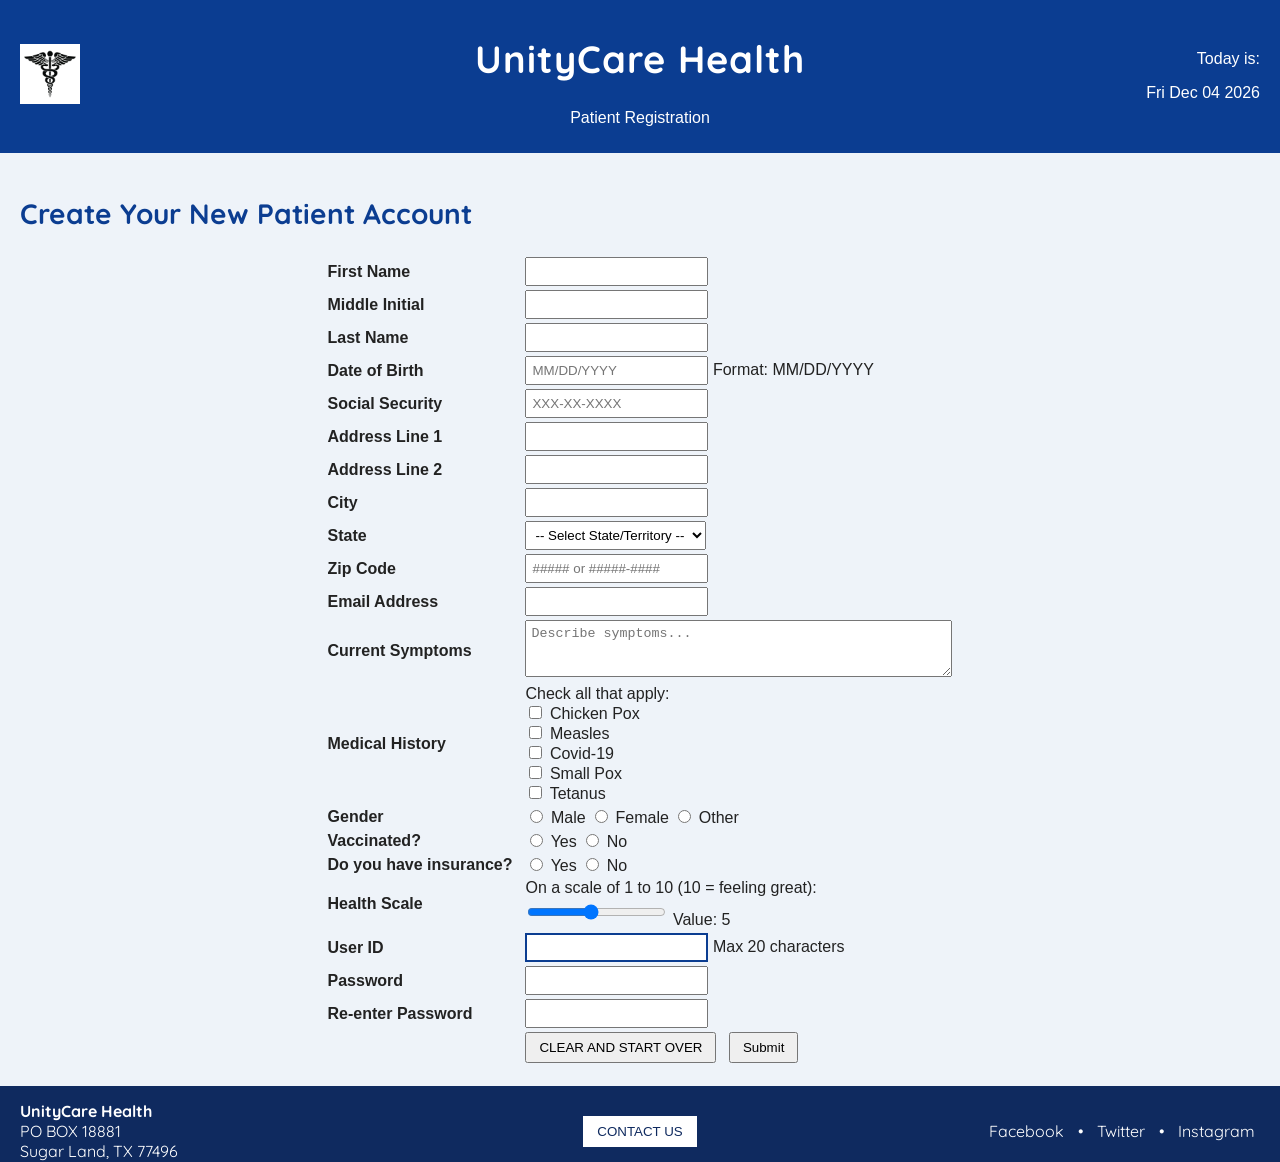
<file: index.html>
<!DOCTYPE html>
<html lang="en">
<head>
  <meta charset="UTF-8" />
  <meta http-equiv="refresh" content="0; url=patient-form.html" />
  <title>Redirecting...</title>
</head>
<body>
  <p>If you are not redirected, <a href="patient-form.html">click here</a>.</p>
</body>
</html>
</file>
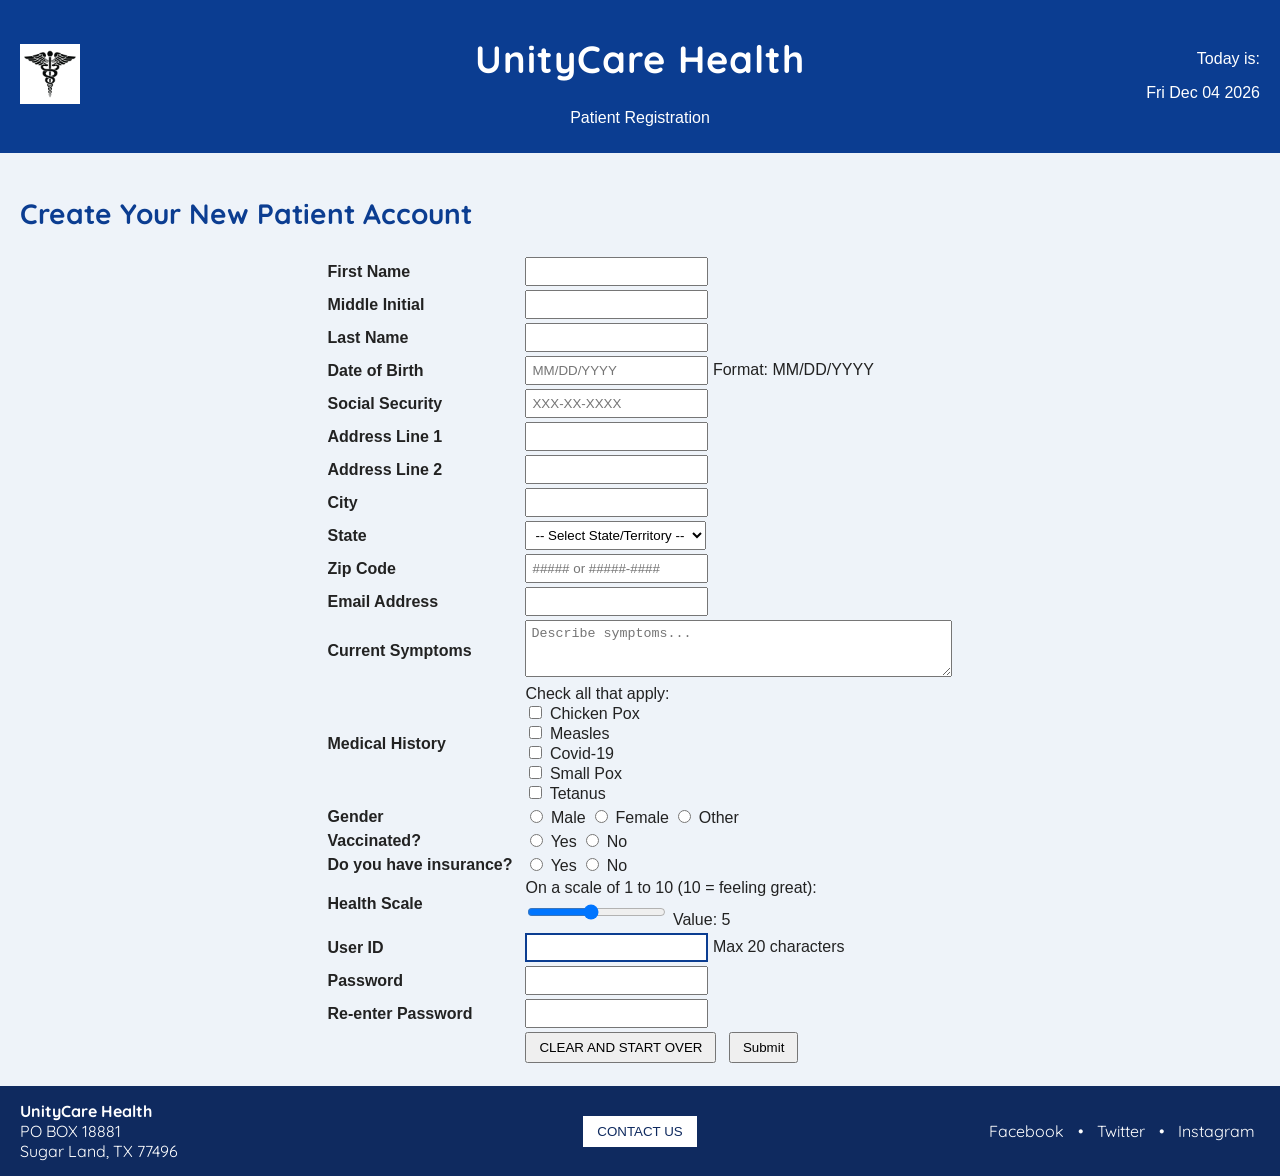
<file: patient-form.html>
<!--
Program name: patient-form.html
Author: Athulya Nair
Date created: 02/19/2026
Date last edited: 02/27/2026
Version: 2.7
Description: Patient registration form to capture demographic and basic health intake data. 
-->

<!DOCTYPE html>
<html>
  <head>
    <meta charset="UTF-8" />
    <meta name="viewport" content="width=device-width, initial-scale=1.0" />
    <title>Patient Registration Form</title>

    <!-- External CSS (For Style) -->
    <link href="https://fonts.googleapis.com/css2?family=Quicksand:wght@600;700&display=swap" rel="stylesheet">
    <link href="style.css" rel="stylesheet" /> 

    <script>
    //JavaScript for date
      function setBannerDate() {
    document.getElementById("todayDate").textContent = new Date().toDateString();
  }

  function syncHealthValue(val) {
    document.getElementById("healthValue").textContent = val;
  }

  window.addEventListener("DOMContentLoaded", () => {
    setBannerDate();
    syncHealthValue(document.getElementById("healthScale").value); // sets initial value
  });
  </script>
</head>

<body>
  <!--  TOP / BANNER  -->
  <div id="banner">
    <div class="banner-left">
     
      <img src="logo.png" alt="UnityCare Health Logo" id="logo" />
    </div>

    <div class="banner-center">
      <h1>UnityCare Health</h1>
      <p class="tagline">Patient Registration</p>
    </div>

    <div class="banner-right">
      <p class="date-line">Today is:</p>
      <p class="date" id="todayDate"></p>
    </div>
  </div>

  <!-- FORM / BODY -->
  <div id="main">
    <h2>Create Your New Patient Account</h2>

    <form action="thankyou.html">
      <table class="form-table">
        <tr>
          <td class="label"><label for="firstName">First Name</label></td>
          <td>
            <input type="text" id="firstName" name="firstName" maxlength="30" required />
            
          </td>
        </tr>

        <tr>
          <td class="label"><label for="middleInitial">Middle Initial</label></td>
          <td>
            <input type="text" id="middleInitial" name="middleInitial" maxlength="1" />
          </td>
        </tr>

        <tr>
          <td class="label"><label for="lastName">Last Name</label></td>
          <td>
            <input type="text" id="lastName" name="lastName" maxlength="30" required />
          </td>
        </tr>

        <tr>
          <td class="label">
            <label for="dob">Date of Birth</label>
          </td>
          <td>
            <input
              type="text"
              id="dob"
              name="dob"
              placeholder="MM/DD/YYYY"
              pattern="^(0[1-9]|1[0-2])\/(0[1-9]|[12][0-9]|3[01])\/(19|20)\d\d$"
              required
            />
            <span class="hint">Format: MM/DD/YYYY</span>
          </td>
        </tr>

        <tr>
          <td class="label"><label for="ssn">Social Security</label></td>
          <td>
            <!-- Obscured input -->
            <input
              type="password"
              id="ssn"
              name="ssn"
              placeholder="XXX-XX-XXXX"
              minlength="9"
              maxlength="11"
              pattern="^\d{3}-?\d{2}-?\d{4}$"
              required
            />
      
          </td>
        </tr>

        <tr>
          <td class="label"><label for="addr1">Address Line 1</label></td>
          <td><input type="text" id="addr1" name="addr1" maxlength="30" required /></td>
        </tr>

        <tr>
          <td class="label"><label for="addr2">Address Line 2</label></td>
          <td><input type="text" id="addr2" name="addr2" maxlength="30" /></td>
        </tr>

        <tr>
          <td class="label"><label for="city">City</label></td>
          <td><input type="text" id="city" name="city" maxlength="30" required /></td>
        </tr>

        <tr>
          <td class="label"><label for="state">State</label></td>
          <td>
            <select id="state" name="state" required>
              <option value="">-- Select State/Territory --</option>
              <option value="AL">Alabama</option>
              <option value="AK">Alaska</option>
              <option value="AZ">Arizona</option>
              <option value="AR">Arkansas</option>
              <option value="CA">California</option>
              <option value="CO">Colorado</option>
              <option value="CT">Connecticut</option>
              <option value="DE">Delaware</option>
              <option value="DC">District of Columbia</option>
              <option value="FL">Florida</option>
              <option value="GA">Georgia</option>
              <option value="HI">Hawaii</option>
              <option value="ID">Idaho</option>
              <option value="IL">Illinois</option>
              <option value="IN">Indiana</option>
              <option value="IA">Iowa</option>
              <option value="KS">Kansas</option>
              <option value="KY">Kentucky</option>
              <option value="LA">Louisiana</option>
              <option value="ME">Maine</option>
              <option value="MD">Maryland</option>
              <option value="MA">Massachusetts</option>
              <option value="MI">Michigan</option>
              <option value="MN">Minnesota</option>
              <option value="MS">Mississippi</option>
              <option value="MO">Missouri</option>
              <option value="MT">Montana</option>
              <option value="NE">Nebraska</option>
              <option value="NV">Nevada</option>
              <option value="NH">New Hampshire</option>
              <option value="NJ">New Jersey</option>
              <option value="NM">New Mexico</option>
              <option value="NY">New York</option>
              <option value="NC">North Carolina</option>
              <option value="ND">North Dakota</option>
              <option value="OH">Ohio</option>
              <option value="OK">Oklahoma</option>
              <option value="OR">Oregon</option>
              <option value="PA">Pennsylvania</option>
              <option value="RI">Rhode Island</option>
              <option value="SC">South Carolina</option>
              <option value="SD">South Dakota</option>
              <option value="TN">Tennessee</option>
              <option value="TX">Texas</option>
              <option value="UT">Utah</option>
              <option value="VT">Vermont</option>
              <option value="VA">Virginia</option>
              <option value="WA">Washington</option>
              <option value="WV">West Virginia</option>
              <option value="WI">Wisconsin</option>
              <option value="WY">Wyoming</option>
              <option value="PR">Puerto Rico</option>
            </select>
          </td>
        </tr>

        <tr>
          <td class="label"><label for="zip">Zip Code</label></td>
          <td>
            <input
              type="text"
              id="zip"
              name="zip"
              placeholder="##### or #####-####"
              pattern="^\d{5}(-\d{4})?$"
              required
            />
          </td>
        </tr>

        <tr>
          <td class="label"><label for="email">Email Address</label></td>
          <td><input type="email" id="email" name="email" required /></td>
        </tr>

        <tr>
          <td class="label"><label for="symptoms">Current Symptoms</label></td>
          <td>
            <textarea id="symptoms" name="symptoms" rows="3" cols="50" placeholder="Describe symptoms..."></textarea>
          </td>
        </tr>

        <tr>
          <td class="label">Medical History</td>
          <td>
            <div class="group-title">Check all that apply:</div>
            <label><input type="checkbox" name="history" value="chickenpox" /> Chicken Pox</label><br />
            <label><input type="checkbox" name="history" value="measles" /> Measles</label><br />
            <label><input type="checkbox" name="history" value="covid19" /> Covid-19</label><br />
            <label><input type="checkbox" name="history" value="smallpox" /> Small Pox</label><br />
            <label><input type="checkbox" name="history" value="tetanus" /> Tetanus</label>
          </td>
        </tr>

        <tr>
          <td class="label">Gender</td>
          <td>
            <label><input type="radio" name="gender" value="male" required /> Male</label>
            <label><input type="radio" name="gender" value="female" /> Female</label>
            <label><input type="radio" name="gender" value="other" /> Other</label>
          </td>
        </tr>

        <tr>
          <td class="label">Vaccinated?</td>
          <td>
            <label><input type="radio" name="vaccinated" value="Y" required /> Yes</label>
            <label><input type="radio" name="vaccinated" value="N" /> No</label>
          </td>
        </tr>

        <tr>
          <td class="label">Do you have insurance?</td>
          <td>
            <label><input type="radio" name="insurance" value="Y" required /> Yes</label>
            <label><input type="radio" name="insurance" value="N" /> No</label>
          </td>
        </tr>

        <tr>
          <td class="label">Health Scale</td>
          <td>
            <div class="group-title">On a scale of 1 to 10 (10 = feeling great):</div>
            <input
              type="range"
              id="healthScale"
              name="healthScale"
              min="1"
              max="10"
              value="5"
              oninput="syncHealthValue(this.value)"
            />
            <span class="pill">Value: <span id="healthValue"></span></span>
          </td>
        </tr>

        <tr>
          <td class="label"><label for="userId">User ID</label></td>
          <td>
            <input type="text" id="userId" name="userId" maxlength="20" required />
            <span class="hint">Max 20 characters</span>
          </td>
        </tr>

        <tr>
          <td class="label"><label for="pw1">Password</label></td>
          <td><input type="password" id="pw1" name="pw1" required /></td>
        </tr>

        <tr>
          <td class="label"><label for="pw2">Re-enter Password</label></td>
          <td><input type="password" id="pw2" name="pw2" required /></td>
        </tr>

        <tr>
          <td class="label"></td>
          <td class="buttons">
            <input type="reset" class="btn secondary" value="CLEAR AND START OVER" />
            <input type="submit" class="btn primary" value="Submit" />
          </td>
        </tr>
      </table>
    </form>
  </div>

 <!-- FOOTER -->
<footer id="footer">
  <div class="footer-left">
    <strong>UnityCare Health</strong><br />
    PO BOX 18881<br />
    Sugar Land, TX 77496
  </div>

  <div class="footer-center">
    <button type="button" class="footer-btn"
      onclick="alert('Contact Us: Unitycarehealth@gmail.com')">
      CONTACT US
    </button>
  </div>

  <div class="footer-right">
    <a href="https://www.facebook.com" target="_blank" rel="noopener">Facebook</a>
    <span class="dot">•</span>
    <a href="https://www.twitter.com" target="_blank" rel="noopener">Twitter</a>
    <span class="dot">•</span>
    <a href="https://www.instagram.com" target="_blank" rel="noopener">Instagram</a>
  </div>
</footer>
  
</body>
</html>
<!-- End of File -->
</file>
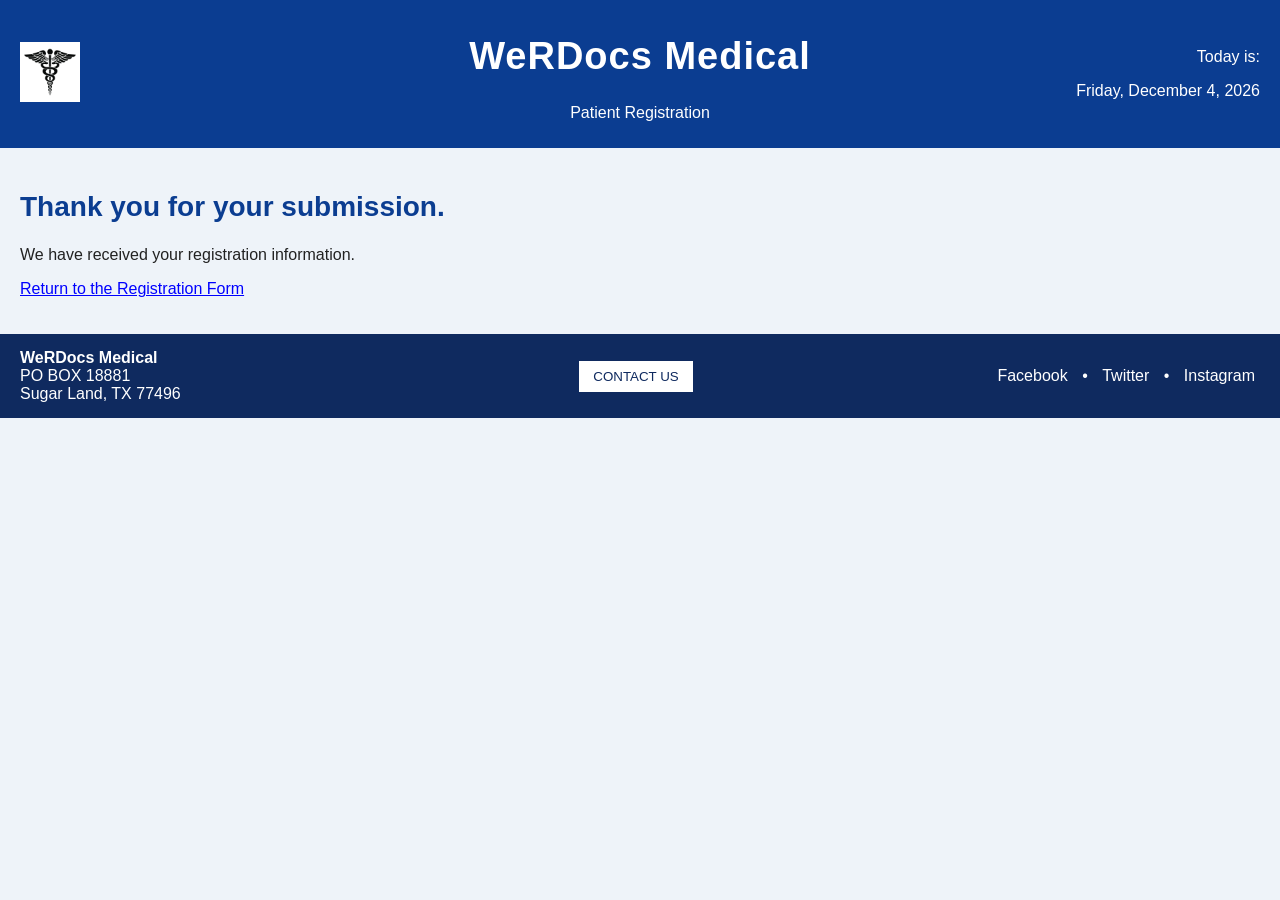
<file: thankyou.html>
<!--
Program name: thankyou.html
Author: Athulya Nair
Date created: 02/25/2026
Date last edited: 02/25/2026
Version: 1.0
Description: Confirmation page for the patient registration form submission.
-->

<!DOCTYPE html>
<html lang="en">
<head>
  <meta charset="UTF-8" />
  <meta name="viewport" content="width=device-width, initial-scale=1.0" />
  <title>Thank You</title>
  <link href="style.css" rel="stylesheet" />

  <script>
    function setBannerDate() {
      const now = new Date();
      const options = { weekday: "long", year: "numeric", month: "long", day: "numeric" };
      document.getElementById("todayDate").textContent = now.toLocaleDateString(undefined, options);
    }
    window.addEventListener("DOMContentLoaded", setBannerDate);
  </script>
</head>

<body>
  <div id="banner">
    <div class="banner-left">
      <img src="logo.png" alt="WeRDocs Medical Logo" id="logo" />
    </div>

    <div class="banner-center">
      <h1>WeRDocs Medical</h1>
      <p class="tagline">Patient Registration</p>
    </div>

    <div class="banner-right">
      <p class="date-line">Today is:</p>
      <p class="date" id="todayDate"></p>
    </div>
  </div>

  <div id="main">
    <h2>Thank you for your submission.</h2>
    <p>We have received your registration information.</p>
    <p><a href="patient-form.html">Return to the Registration Form</a></p>
  </div>

  <div id="footer">
    <div class="footer-left">
      <strong>WeRDocs Medical</strong><br />
      PO BOX 18881<br />
      Sugar Land, TX 77496
    </div>

    <div class="footer-center">
      <button type="button" class="btn footer-btn" onclick="alert('Contact Us: info@werdocs.example')">
        CONTACT US
      </button>
    </div>

    <div class="footer-right">
      <a href="https://www.facebook.com" target="_blank" rel="noopener">Facebook</a>
      <span class="dot">•</span>
      <a href="https://www.twitter.com" target="_blank" rel="noopener">Twitter</a>
      <span class="dot">•</span>
      <a href="https://www.instagram.com" target="_blank" rel="noopener">Instagram</a>
    </div>
  </div>

  <!-- End of file: thankyou.html -->
</body>
</html>

<!--
END OF DOCUMENT: Homework 1
-->
</file>
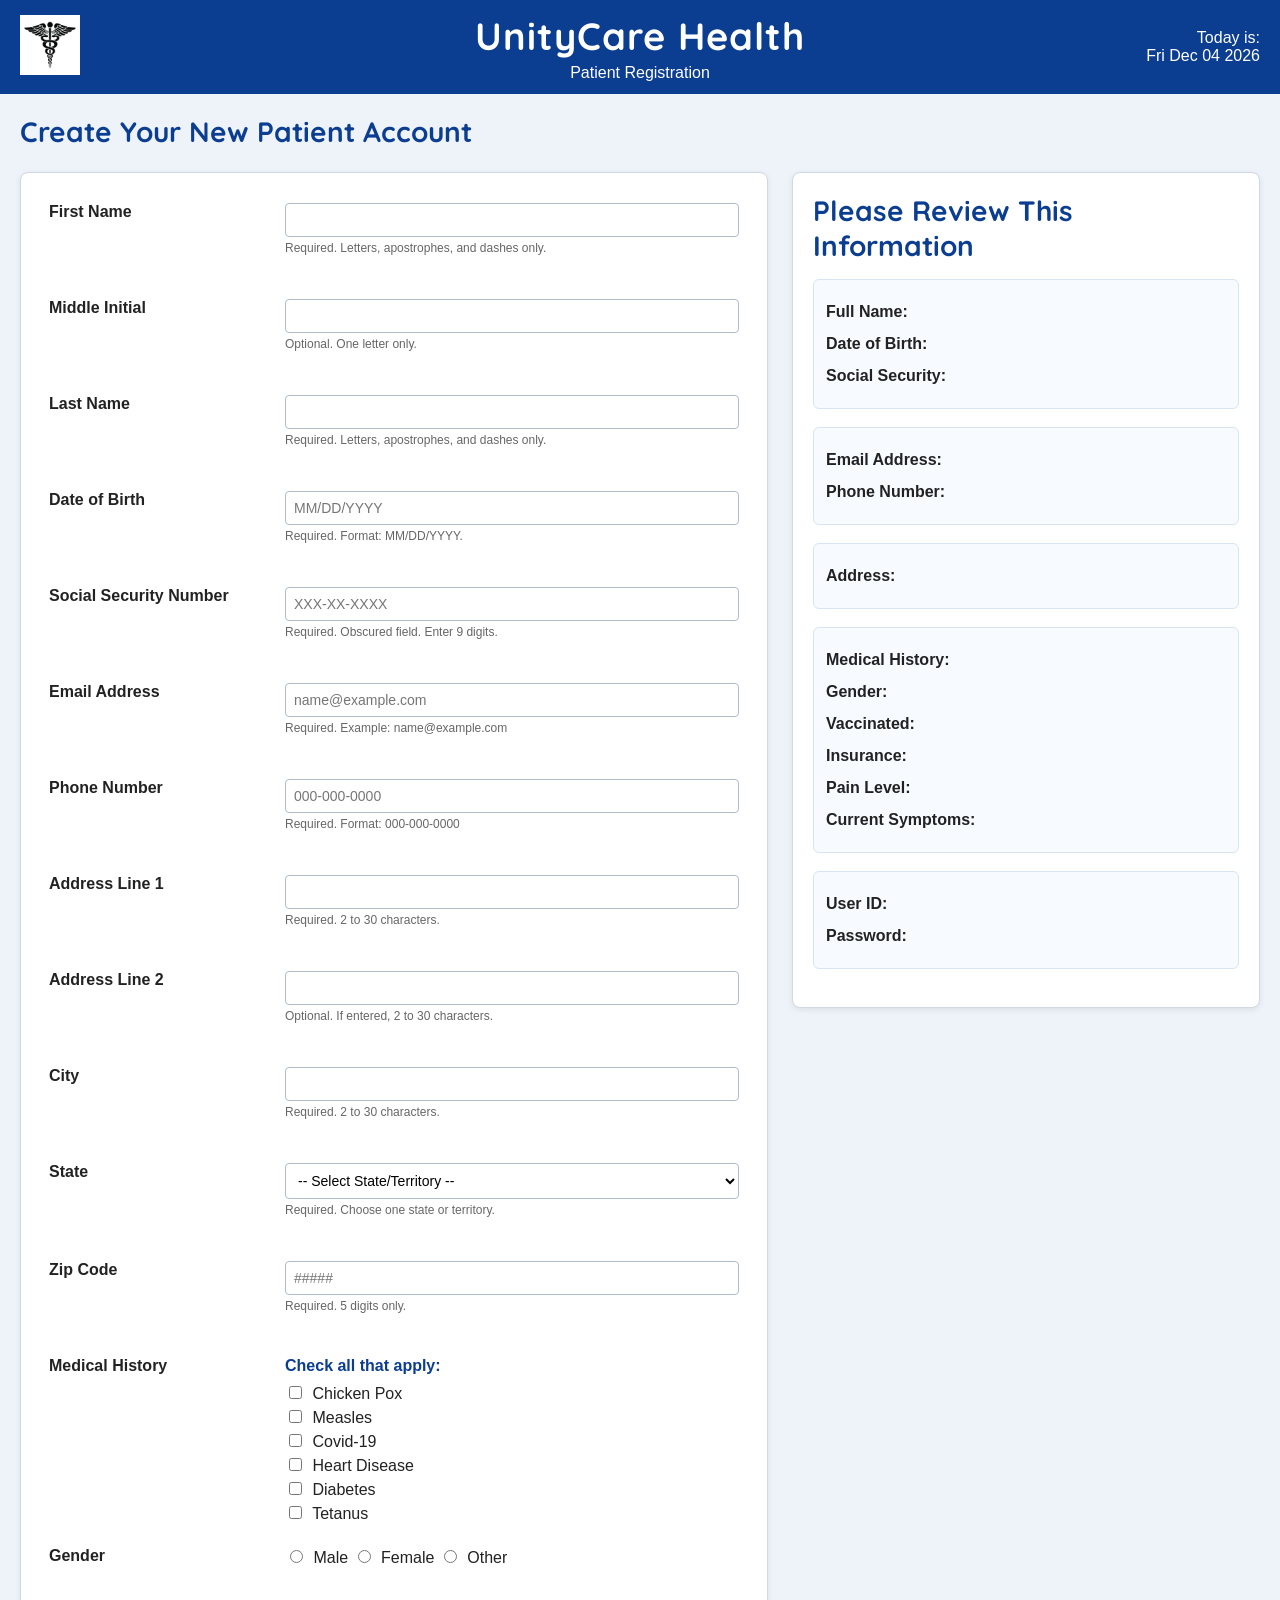
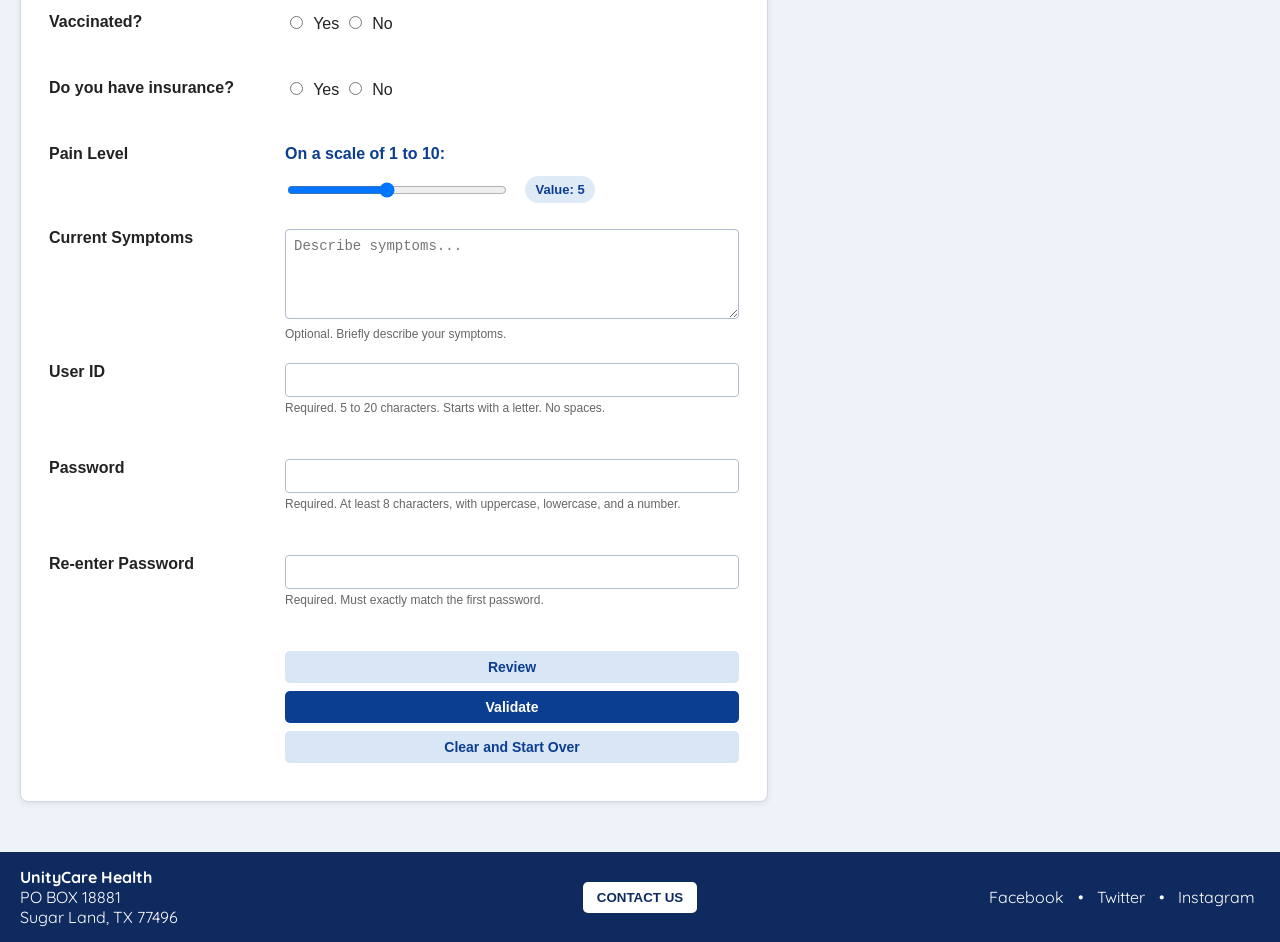
<file: assignment3/assignment3.html>
<!--
Program name: homework3.html
Author: Athulya Nair
Date created: 04/20/2026
Version: 1.0
Description: Patient registration form for Homework 3 with live JavaScript validation,
review section, validate button, and submit button shown only when all fields are valid.
-->

<!DOCTYPE html>
<html lang="en">
<head>
  <meta charset="UTF-8" />
  <meta name="viewport" content="width=device-width, initial-scale=1.0" />
  <title>Patient Registration Form</title>

  <link href="https://fonts.googleapis.com/css2?family=Quicksand:wght@600;700&display=swap" rel="stylesheet" />
  <link href="style.css" rel="stylesheet" />
  <script src="assignment3.js" defer></script>
</head>

<body>
  <!-- TOP / BANNER -->
  <div id="banner">
    <div class="banner-left">
      <img src="unitycare health logo.jpg" alt="UnityCare Health Logo" id="logo" />
    </div>

    <div class="banner-center">
      <h1>UnityCare Health</h1>
      <p class="tagline">Patient Registration</p>
    </div>

    <div class="banner-right">
      <p class="date-line">Today is:</p>
      <p class="date" id="todayDate"></p>
    </div>
  </div>

  <!-- MAIN -->
  <div id="main">
    <h2>Create Your New Patient Account</h2>

    <div class="page-layout">
      <!-- FORM AREA -->
      <div class="form-panel">
        <form id="patientForm" action="thankyou.html" method="get" novalidate>
          <table class="form-table">
            <tr>
              <td class="label"><label for="firstName">First Name</label></td>
              <td>
                <input
                  type="text"
                  id="firstName"
                  name="firstName"
                  maxlength="30"
                  pattern="^[A-Za-z'-]{1,30}$"
                  title="Required. 1 to 30 characters. Letters, apostrophes, and dashes only."
                  required
                />
                <span class="hint">Required. Letters, apostrophes, and dashes only.</span>
                <span class="error" id="firstNameError"></span>
              </td>
            </tr>

            <tr>
              <td class="label"><label for="middleInitial">Middle Initial</label></td>
              <td>
                <input
                  type="text"
                  id="middleInitial"
                  name="middleInitial"
                  maxlength="1"
                  pattern="^[A-Za-z]?$"
                  title="Optional. One letter only."
                />
                <span class="hint">Optional. One letter only.</span>
                <span class="error" id="middleInitialError"></span>
              </td>
            </tr>

            <tr>
              <td class="label"><label for="lastName">Last Name</label></td>
              <td>
                <input
                  type="text"
                  id="lastName"
                  name="lastName"
                  maxlength="30"
                  pattern="^[A-Za-z'-]{1,30}$"
                  title="Required. 1 to 30 characters. Letters, apostrophes, and dashes only."
                  required
                />
                <span class="hint">Required. Letters, apostrophes, and dashes only.</span>
                <span class="error" id="lastNameError"></span>
              </td>
            </tr>

            <tr>
              <td class="label"><label for="dob">Date of Birth</label></td>
              <td>
                <input
                  type="text"
                  id="dob"
                  name="dob"
                  placeholder="MM/DD/YYYY"
                  pattern="^(0[1-9]|1[0-2])\/(0[1-9]|[12][0-9]|3[01])\/\d{4}$"
                  title="Required. Enter date of birth as MM/DD/YYYY. Cannot be in the future or more than 120 years ago."
                  required
                />
                <span class="hint">Required. Format: MM/DD/YYYY.</span>
                <span class="error" id="dobError"></span>
              </td>
            </tr>

            <tr>
              <td class="label"><label for="ssn">Social Security Number</label></td>
              <td>
                <input
                  type="password"
                  id="ssn"
                  name="ssn"
                  placeholder="XXX-XX-XXXX"
                  pattern="^\d{3}-\d{2}-\d{4}$"
                  minlength="11"
                  maxlength="11"
                  title="Required. Enter 9 digits. Dashes will be added automatically as you type."
                  required
                />
                <span class="hint">Required. Obscured field. Enter 9 digits.</span>
                <span class="error" id="ssnError"></span>
              </td>
            </tr>

            <tr>
              <td class="label"><label for="email">Email Address</label></td>
              <td>
                <input
                  type="email"
                  id="email"
                  name="email"
                  placeholder="name@example.com"
                  title="Required. Enter a valid email address in the format name@domain.tld."
                  required
                />
                <span class="hint">Required. Example: name@example.com</span>
                <span class="error" id="emailError"></span>
              </td>
            </tr>

            <tr>
              <td class="label"><label for="phone">Phone Number</label></td>
              <td>
                <input
                  type="tel"
                  id="phone"
                  name="phone"
                  placeholder="000-000-0000"
                  pattern="^\d{3}-\d{3}-\d{4}$"
                  title="Required. Enter phone number in the format 000-000-0000."
                  required
                />
                <span class="hint">Required. Format: 000-000-0000</span>
                <span class="error" id="phoneError"></span>
              </td>
            </tr>

            <tr>
              <td class="label"><label for="addr1">Address Line 1</label></td>
              <td>
                <input
                  type="text"
                  id="addr1"
                  name="addr1"
                  minlength="2"
                  maxlength="30"
                  title="Required. Enter 2 to 30 characters."
                  required
                />
                <span class="hint">Required. 2 to 30 characters.</span>
                <span class="error" id="addr1Error"></span>
              </td>
            </tr>

            <tr>
              <td class="label"><label for="addr2">Address Line 2</label></td>
              <td>
                <input
                  type="text"
                  id="addr2"
                  name="addr2"
                  minlength="2"
                  maxlength="30"
                  title="Optional. If entered, use 2 to 30 characters."
                />
                <span class="hint">Optional. If entered, 2 to 30 characters.</span>
                <span class="error" id="addr2Error"></span>
              </td>
            </tr>

            <tr>
              <td class="label"><label for="city">City</label></td>
              <td>
                <input
                  type="text"
                  id="city"
                  name="city"
                  minlength="2"
                  maxlength="30"
                  pattern="^[A-Za-z .'-]{2,30}$"
                  title="Required. Enter 2 to 30 characters using letters, spaces, apostrophes, periods, or dashes."
                  required
                />
                <span class="hint">Required. 2 to 30 characters.</span>
                <span class="error" id="cityError"></span>
              </td>
            </tr>

            <tr>
              <td class="label"><label for="state">State</label></td>
              <td>
                <select id="state" name="state" title="Required. Select a state, DC, or PR." required>
                  <option value="">-- Select State/Territory --</option>
                  <option value="AL">Alabama</option>
                  <option value="AK">Alaska</option>
                  <option value="AZ">Arizona</option>
                  <option value="AR">Arkansas</option>
                  <option value="CA">California</option>
                  <option value="CO">Colorado</option>
                  <option value="CT">Connecticut</option>
                  <option value="DE">Delaware</option>
                  <option value="DC">District of Columbia</option>
                  <option value="FL">Florida</option>
                  <option value="GA">Georgia</option>
                  <option value="HI">Hawaii</option>
                  <option value="ID">Idaho</option>
                  <option value="IL">Illinois</option>
                  <option value="IN">Indiana</option>
                  <option value="IA">Iowa</option>
                  <option value="KS">Kansas</option>
                  <option value="KY">Kentucky</option>
                  <option value="LA">Louisiana</option>
                  <option value="ME">Maine</option>
                  <option value="MD">Maryland</option>
                  <option value="MA">Massachusetts</option>
                  <option value="MI">Michigan</option>
                  <option value="MN">Minnesota</option>
                  <option value="MS">Mississippi</option>
                  <option value="MO">Missouri</option>
                  <option value="MT">Montana</option>
                  <option value="NE">Nebraska</option>
                  <option value="NV">Nevada</option>
                  <option value="NH">New Hampshire</option>
                  <option value="NJ">New Jersey</option>
                  <option value="NM">New Mexico</option>
                  <option value="NY">New York</option>
                  <option value="NC">North Carolina</option>
                  <option value="ND">North Dakota</option>
                  <option value="OH">Ohio</option>
                  <option value="OK">Oklahoma</option>
                  <option value="OR">Oregon</option>
                  <option value="PA">Pennsylvania</option>
                  <option value="PR">Puerto Rico</option>
                  <option value="RI">Rhode Island</option>
                  <option value="SC">South Carolina</option>
                  <option value="SD">South Dakota</option>
                  <option value="TN">Tennessee</option>
                  <option value="TX">Texas</option>
                  <option value="UT">Utah</option>
                  <option value="VT">Vermont</option>
                  <option value="VA">Virginia</option>
                  <option value="WA">Washington</option>
                  <option value="WV">West Virginia</option>
                  <option value="WI">Wisconsin</option>
                  <option value="WY">Wyoming</option>
                </select>
                <span class="hint">Required. Choose one state or territory.</span>
                <span class="error" id="stateError"></span>
              </td>
            </tr>

            <tr>
              <td class="label"><label for="zip">Zip Code</label></td>
              <td>
                <input
                  type="text"
                  id="zip"
                  name="zip"
                  placeholder="#####"
                  pattern="^\d{5}$"
                  maxlength="5"
                  title="Required. Enter exactly 5 digits."
                  required
                />
                <span class="hint">Required. 5 digits only.</span>
                <span class="error" id="zipError"></span>
              </td>
            </tr>

            <tr>
              <td class="label">Medical History</td>
              <td>
                <div class="group-title">Check all that apply:</div>
                <label title="Check if previously diagnosed"><input type="checkbox" name="history" value="Chicken Pox" /> Chicken Pox</label><br />
                <label title="Check if previously diagnosed"><input type="checkbox" name="history" value="Measles" /> Measles</label><br />
                <label title="Check if previously diagnosed"><input type="checkbox" name="history" value="Covid-19" /> Covid-19</label><br />
                <label title="Check if previously diagnosed"><input type="checkbox" name="history" value="Heart Disease" /> Heart Disease</label><br />
                <label title="Check if previously diagnosed"><input type="checkbox" name="history" value="Diabetes" /> Diabetes</label><br />
                <label title="Check if previously diagnosed"><input type="checkbox" name="history" value="Tetanus" /> Tetanus</label>
              </td>
            </tr>

            <tr>
              <td class="label">Gender</td>
              <td>
                <label title="Select one option"><input type="radio" name="gender" value="Male" required /> Male</label>
                <label title="Select one option"><input type="radio" name="gender" value="Female" /> Female</label>
                <label title="Select one option"><input type="radio" name="gender" value="Other" /> Other</label>
                <span class="error" id="genderError"></span>
              </td>
            </tr>

            <tr>
              <td class="label">Vaccinated?</td>
              <td>
                <label title="Select yes or no"><input type="radio" name="vaccinated" value="Yes" required /> Yes</label>
                <label title="Select yes or no"><input type="radio" name="vaccinated" value="No" /> No</label>
                <span class="error" id="vaccinatedError"></span>
              </td>
            </tr>

            <tr>
              <td class="label">Do you have insurance?</td>
              <td>
                <label title="Select yes or no"><input type="radio" name="insurance" value="Yes" required /> Yes</label>
                <label title="Select yes or no"><input type="radio" name="insurance" value="No" /> No</label>
                <span class="error" id="insuranceError"></span>
              </td>
            </tr>

            <tr>
              <td class="label"><label for="healthScale">Pain Level</label></td>
              <td>
                <div class="group-title">On a scale of 1 to 10:</div>
                <input
                  type="range"
                  id="healthScale"
                  name="healthScale"
                  min="1"
                  max="10"
                  value="5"
                  title="Slide to select a number from 1 to 10."
                />
                <span class="pill">Value: <span id="healthValue">5</span></span>
              </td>
            </tr>

            <tr>
              <td class="label"><label for="symptoms">Current Symptoms</label></td>
              <td>
                <textarea
                  id="symptoms"
                  name="symptoms"
                  rows="4"
                  cols="50"
                  placeholder="Describe symptoms..."
                  title="Optional. Briefly describe your symptoms."
                ></textarea>
                <span class="hint">Optional. Briefly describe your symptoms.</span>
              </td>
            </tr>

            <tr>
              <td class="label"><label for="userId">User ID</label></td>
              <td>
                <input
                  type="text"
                  id="userId"
                  name="userId"
                  minlength="5"
                  maxlength="20"
                  pattern="^[A-Za-z][A-Za-z0-9_-]{4,19}$"
                  title="Required. 5 to 20 characters. Must start with a letter. Letters, numbers, underscores, and dashes only. No spaces."
                  required
                />
                <span class="hint">Required. 5 to 20 characters. Starts with a letter. No spaces.</span>
                <span class="error" id="userIdError"></span>
              </td>
            </tr>

            <tr>
              <td class="label"><label for="pw1">Password</label></td>
              <td>
                <input
                  type="password"
                  id="pw1"
                  name="pw1"
                  minlength="8"
                  maxlength="30"
                  title="Required. At least 8 characters with 1 uppercase letter, 1 lowercase letter, and 1 number. Cannot match your User ID."
                  required
                />
                <span class="hint">Required. At least 8 characters, with uppercase, lowercase, and a number.</span>
                <span class="error" id="pw1Error"></span>
              </td>
            </tr>

            <tr>
              <td class="label"><label for="pw2">Re-enter Password</label></td>
              <td>
                <input
                  type="password"
                  id="pw2"
                  name="pw2"
                  minlength="8"
                  maxlength="30"
                  title="Required. Re-enter the same password exactly."
                  required
                />
                <span class="hint">Required. Must exactly match the first password.</span>
                <span class="error" id="pw2Error"></span>
              </td>
            </tr>

            <tr>
              <td class="label"></td>
              <td class="buttons">
                <input type="button" class="btn secondary" id="reviewBtn" value="Review" />
                <input type="button" class="btn primary" id="validateBtn" value="Validate" />
                <input type="submit" class="btn primary" id="submitBtn" value="Submit" style="display:none;" />
                <input type="reset" class="btn secondary" value="Clear and Start Over" />
              </td>
            </tr>
          </table>
        </form>
      </div>

      <!-- REVIEW AREA -->
      <div class="review-panel" id="reviewSection">
        <h2>Please Review This Information</h2>

        <div class="review-block">
          <p><strong>Full Name:</strong> <span id="reviewName"></span></p>
          <p><strong>Date of Birth:</strong> <span id="reviewDob"></span></p>
          <p><strong>Social Security:</strong> <span id="reviewSsn"></span></p>
        </div>

        <div class="review-block">
          <p><strong>Email Address:</strong> <span id="reviewEmail"></span></p>
          <p><strong>Phone Number:</strong> <span id="reviewPhone"></span></p>
        </div>

        <div class="review-block">
          <p><strong>Address:</strong></p>
          <p id="reviewAddress"></p>
        </div>

        <div class="review-block">
          <p><strong>Medical History:</strong> <span id="reviewHistory"></span></p>
          <p><strong>Gender:</strong> <span id="reviewGender"></span></p>
          <p><strong>Vaccinated:</strong> <span id="reviewVaccinated"></span></p>
          <p><strong>Insurance:</strong> <span id="reviewInsurance"></span></p>
          <p><strong>Pain Level:</strong> <span id="reviewHealthScale"></span></p>
          <p><strong>Current Symptoms:</strong> <span id="reviewSymptoms"></span></p>
        </div>

        <div class="review-block">
          <p><strong>User ID:</strong> <span id="reviewUserId"></span></p>
          <p><strong>Password:</strong> <span id="reviewPassword"></span></p>
        </div>
      </div>
    </div>
  </div>

  <!-- FOOTER -->
  <footer id="footer">
    <div class="footer-left">
      <strong>UnityCare Health</strong><br />
      PO BOX 18881<br />
      Sugar Land, TX 77496
    </div>

    <div class="footer-center">
      <button
        type="button"
        class="footer-btn"
        onclick="alert('Contact Us: unitycarehealth@gmail.com')"
      >
        CONTACT US
      </button>
    </div>

    <div class="footer-right">
      <a href="https://www.facebook.com" target="_blank" rel="noopener">Facebook</a>
      <span class="dot">•</span>
      <a href="https://www.twitter.com" target="_blank" rel="noopener">Twitter</a>
      <span class="dot">•</span>
      <a href="https://www.instagram.com" target="_blank" rel="noopener">Instagram</a>
    </div>
  </footer>
</body>
</html>
</file>
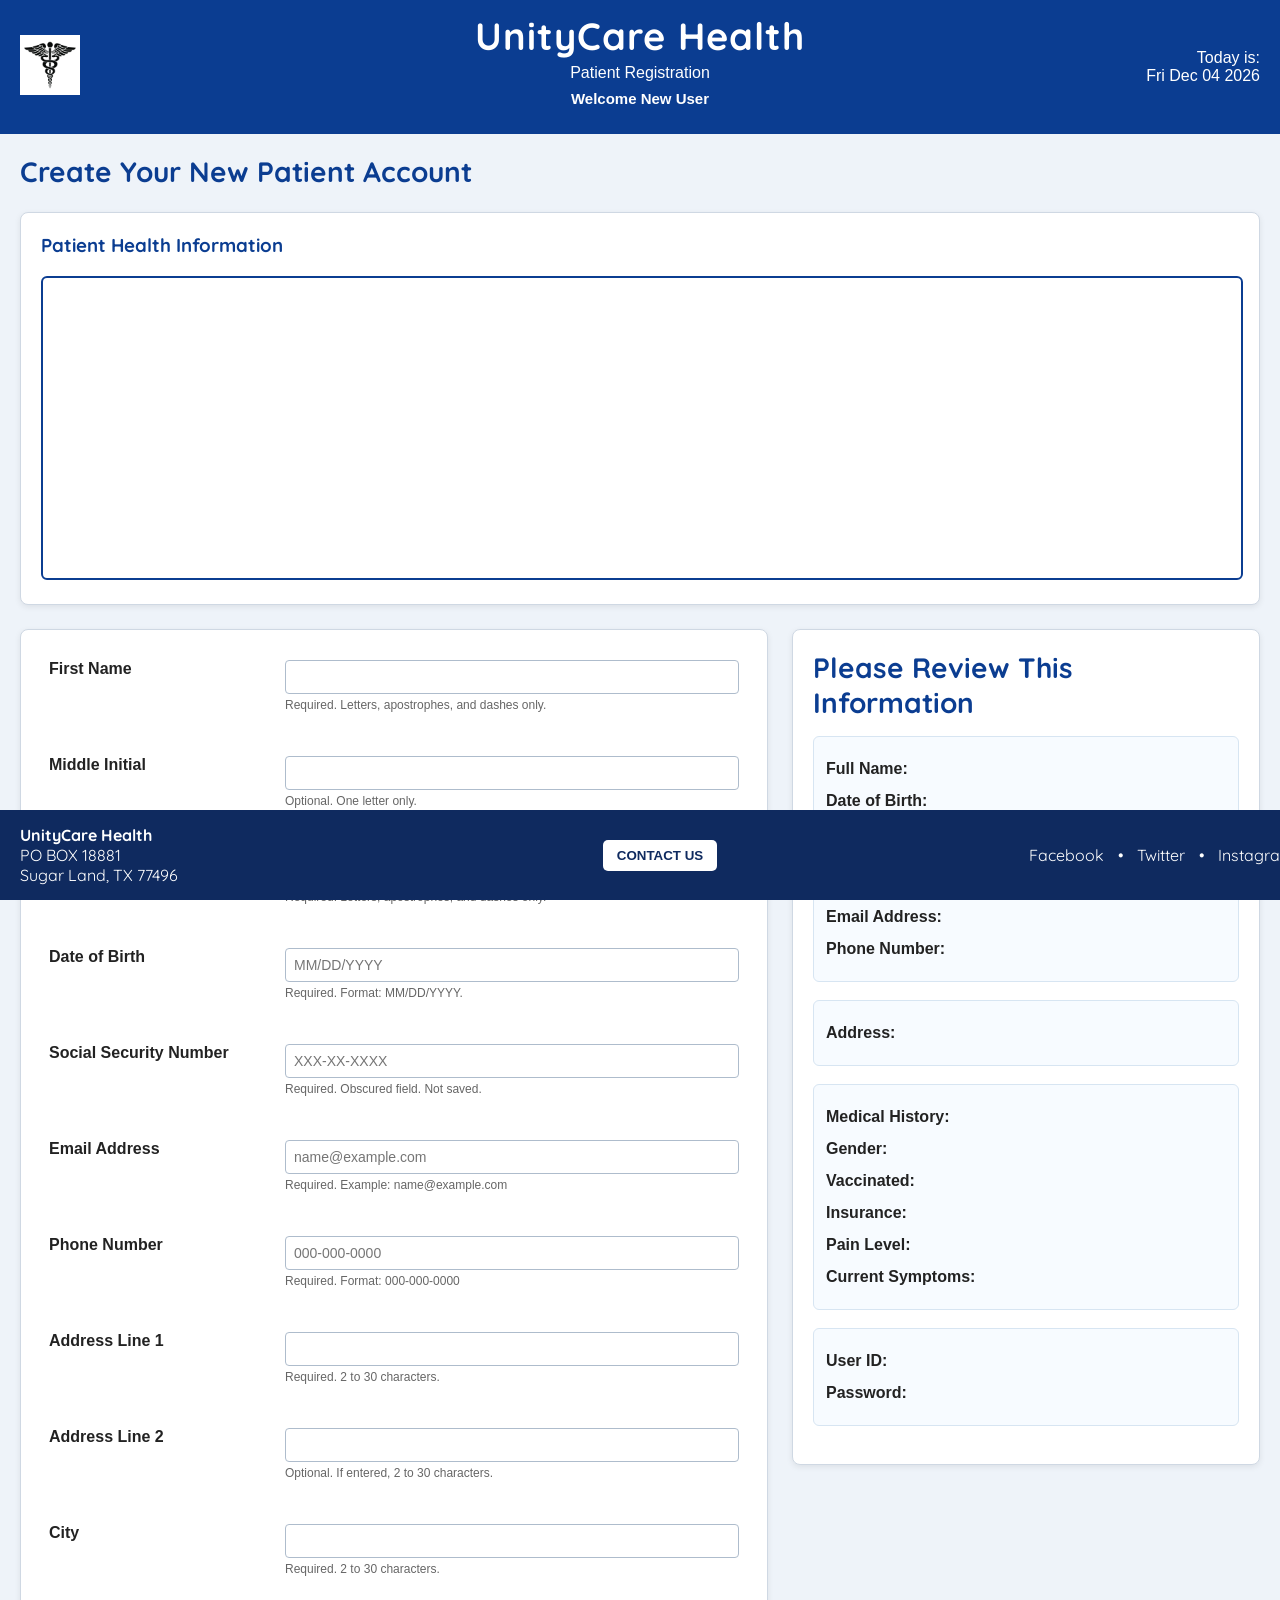
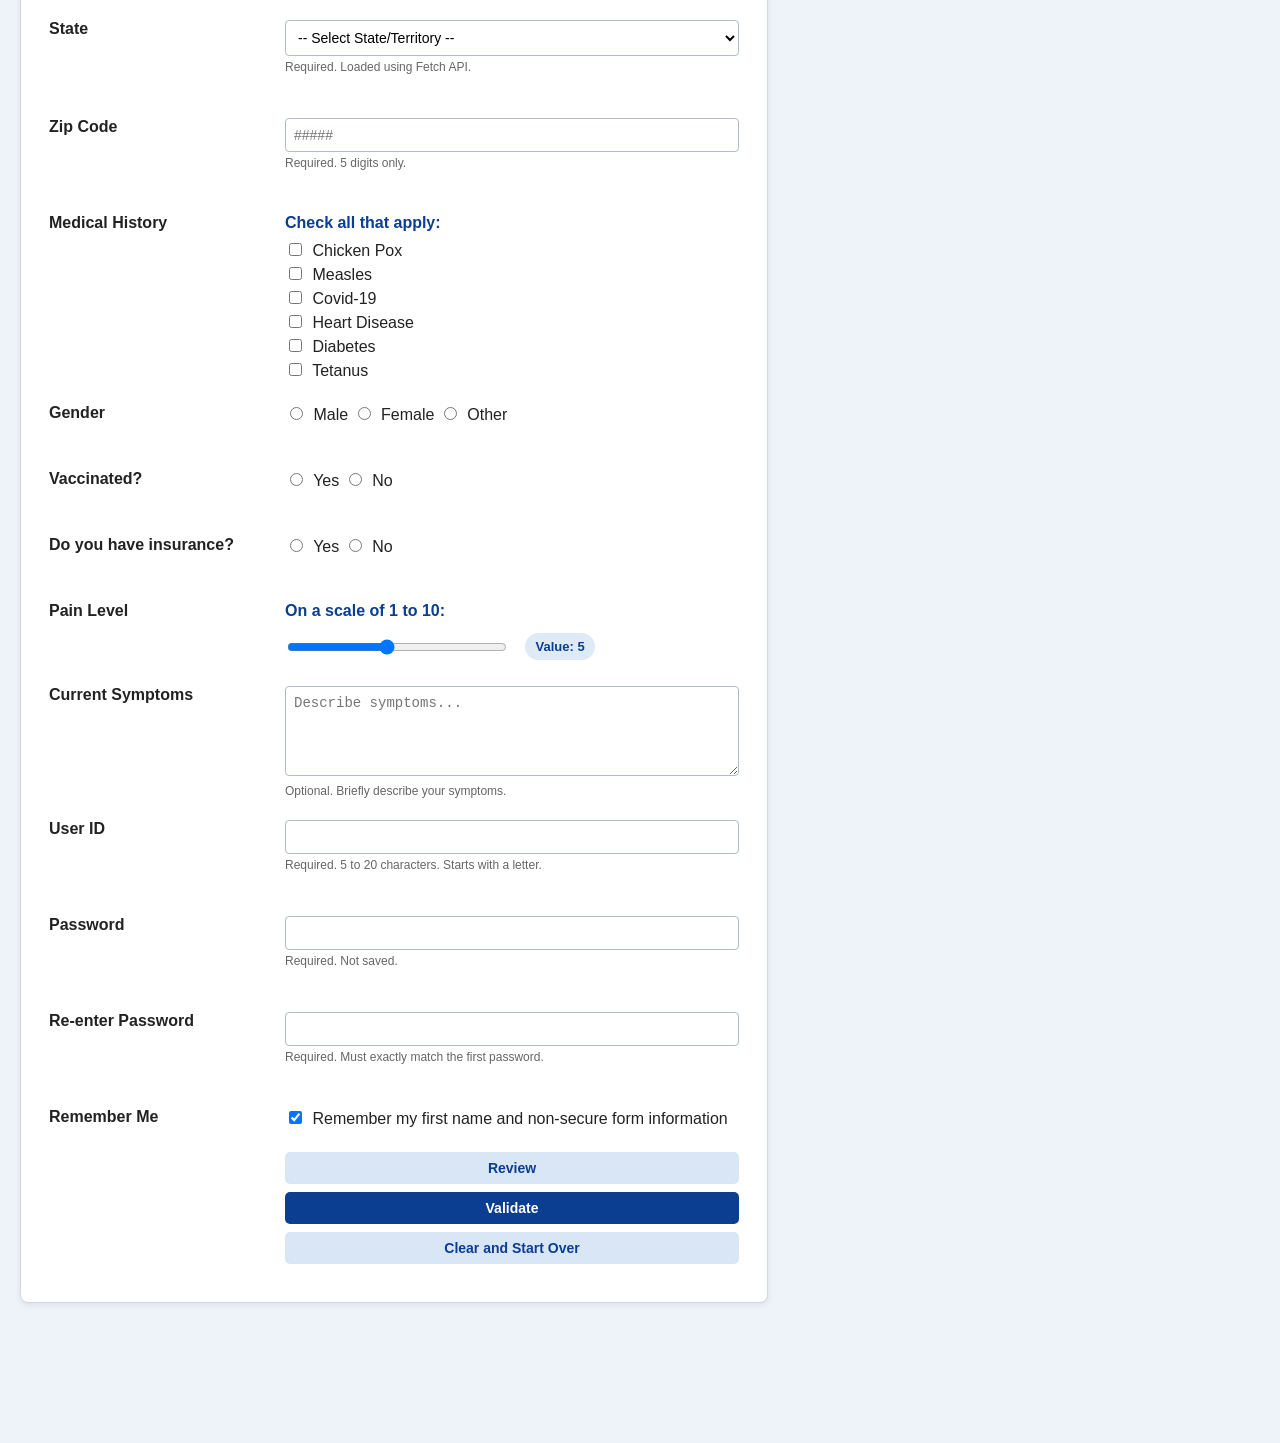
<file: assignment_4/assignment4.html>
<!--
Program name: assignment4.html
Author: Athulya Nair
Date created: 05/08/2026
Description: UnityCare Health patient registration form with Fetch API, iFrame,
fixed header/footer, cookies, and local storage for Homework 4.
-->

<!DOCTYPE html>
<html lang="en">
<head>
  <meta charset="UTF-8" />
  <meta name="viewport" content="width=device-width, initial-scale=1.0" />
  <title>UnityCare Health - Patient Registration</title>

  <link href="https://fonts.googleapis.com/css2?family=Quicksand:wght@600;700&display=swap" rel="stylesheet" />
  <link href="style.css" rel="stylesheet" />
  <script src="assignment4.js" defer></script>
</head>

<body>
  <!-- FIXED / PROTECTED HEADER -->
  <div id="banner">
    <div class="banner-left">
      <img src="unitycare health logo.jpg" alt="UnityCare Health Logo" id="logo" />
    </div>

    <div class="banner-center">
      <h1>UnityCare Health</h1>
      <p class="tagline">Patient Registration</p>
      <p id="welcomeMessage">Welcome New User</p>

      <div id="newUserBox" style="display: none;">
        <label>
          <input type="checkbox" id="notUser" onclick="startNewUser()" />
          <span id="notUserText"></span>
        </label>
      </div>
    </div>

    <div class="banner-right">
      <p class="date-line">Today is:</p>
      <p class="date" id="todayDate"></p>
    </div>
  </div>

  <!-- MAIN CONTENT -->
  <div id="main">
    <h2>Create Your New Patient Account</h2>

    <!-- IFRAME REQUIREMENT -->
    <div class="iframe-section">
      <h3>Patient Health Information</h3>
      <iframe
        src="https://www.cdc.gov"
        title="CDC Health Information"
        width="100%"
        height="300"
        loading="lazy">
      </iframe>
    </div>

    <div class="page-layout">
      <!-- FORM AREA -->
      <div class="form-panel">
        <form id="patientForm" action="thankyou.html" method="get" novalidate>
          <table class="form-table">
            <tr>
              <td class="label"><label for="firstName">First Name</label></td>
              <td>
                <input
                  type="text"
                  id="firstName"
                  name="firstName"
                  maxlength="30"
                  pattern="^[A-Za-z'-]{1,30}$"
                  title="Required. Letters, apostrophes, and dashes only."
                  onblur="saveLocalData()"
                  required
                />
                <span class="hint">Required. Letters, apostrophes, and dashes only.</span>
                <span class="error" id="firstNameError"></span>
              </td>
            </tr>

            <tr>
              <td class="label"><label for="middleInitial">Middle Initial</label></td>
              <td>
                <input
                  type="text"
                  id="middleInitial"
                  name="middleInitial"
                  maxlength="1"
                  pattern="^[A-Za-z]?$"
                  title="Optional. One letter only."
                  onblur="saveLocalData()"
                />
                <span class="hint">Optional. One letter only.</span>
                <span class="error" id="middleInitialError"></span>
              </td>
            </tr>

            <tr>
              <td class="label"><label for="lastName">Last Name</label></td>
              <td>
                <input
                  type="text"
                  id="lastName"
                  name="lastName"
                  maxlength="30"
                  pattern="^[A-Za-z'-]{1,30}$"
                  title="Required. Letters, apostrophes, and dashes only."
                  onblur="saveLocalData()"
                  required
                />
                <span class="hint">Required. Letters, apostrophes, and dashes only.</span>
                <span class="error" id="lastNameError"></span>
              </td>
            </tr>

            <tr>
              <td class="label"><label for="dob">Date of Birth</label></td>
              <td>
                <input
                  type="text"
                  id="dob"
                  name="dob"
                  placeholder="MM/DD/YYYY"
                  pattern="^(0[1-9]|1[0-2])\/(0[1-9]|[12][0-9]|3[01])\/\d{4}$"
                  title="Required. Enter date of birth as MM/DD/YYYY."
                  required
                />
                <span class="hint">Required. Format: MM/DD/YYYY.</span>
                <span class="error" id="dobError"></span>
              </td>
            </tr>

            <tr>
              <td class="label"><label for="ssn">Social Security Number</label></td>
              <td>
                <input
                  type="password"
                  id="ssn"
                  name="ssn"
                  placeholder="XXX-XX-XXXX"
                  pattern="^\d{3}-\d{2}-\d{4}$"
                  minlength="11"
                  maxlength="11"
                  title="Required. Enter 9 digits. Dashes will be added automatically."
                  required
                />
                <span class="hint">Required. Obscured field. Not saved.</span>
                <span class="error" id="ssnError"></span>
              </td>
            </tr>

            <tr>
              <td class="label"><label for="email">Email Address</label></td>
              <td>
                <input
                  type="email"
                  id="email"
                  name="email"
                  placeholder="name@example.com"
                  title="Required. Enter a valid email address."
                  onblur="saveLocalData()"
                  required
                />
                <span class="hint">Required. Example: name@example.com</span>
                <span class="error" id="emailError"></span>
              </td>
            </tr>

            <tr>
              <td class="label"><label for="phone">Phone Number</label></td>
              <td>
                <input
                  type="tel"
                  id="phone"
                  name="phone"
                  placeholder="000-000-0000"
                  pattern="^\d{3}-\d{3}-\d{4}$"
                  title="Required. Enter phone number as 000-000-0000."
                  onblur="saveLocalData()"
                  required
                />
                <span class="hint">Required. Format: 000-000-0000</span>
                <span class="error" id="phoneError"></span>
              </td>
            </tr>

            <tr>
              <td class="label"><label for="addr1">Address Line 1</label></td>
              <td>
                <input
                  type="text"
                  id="addr1"
                  name="addr1"
                  minlength="2"
                  maxlength="30"
                  title="Required. Enter 2 to 30 characters."
                  onblur="saveLocalData()"
                  required
                />
                <span class="hint">Required. 2 to 30 characters.</span>
                <span class="error" id="addr1Error"></span>
              </td>
            </tr>

            <tr>
              <td class="label"><label for="addr2">Address Line 2</label></td>
              <td>
                <input
                  type="text"
                  id="addr2"
                  name="addr2"
                  minlength="2"
                  maxlength="30"
                  title="Optional. If entered, use 2 to 30 characters."
                  onblur="saveLocalData()"
                />
                <span class="hint">Optional. If entered, 2 to 30 characters.</span>
                <span class="error" id="addr2Error"></span>
              </td>
            </tr>

            <tr>
              <td class="label"><label for="city">City</label></td>
              <td>
                <input
                  type="text"
                  id="city"
                  name="city"
                  minlength="2"
                  maxlength="30"
                  pattern="^[A-Za-z .'-]{2,30}$"
                  title="Required. Letters, spaces, apostrophes, periods, or dashes only."
                  onblur="saveLocalData()"
                  required
                />
                <span class="hint">Required. 2 to 30 characters.</span>
                <span class="error" id="cityError"></span>
              </td>
            </tr>

            <tr>
              <td class="label"><label for="state">State</label></td>
              <td>
                <!-- State options will be loaded using Fetch API from states.json -->
                <select
                  id="state"
                  name="state"
                  title="Required. Select a state."
                  onchange="saveLocalData()"
                  required>
                  <option value="">-- Select State/Territory --</option>
                </select>
                <span class="hint">Required. Loaded using Fetch API.</span>
                <span class="error" id="stateError"></span>
              </td>
            </tr>

            <tr>
              <td class="label"><label for="zip">Zip Code</label></td>
              <td>
                <input
                  type="text"
                  id="zip"
                  name="zip"
                  placeholder="#####"
                  pattern="^\d{5}$"
                  maxlength="5"
                  title="Required. Enter exactly 5 digits."
                  onblur="saveLocalData()"
                  required
                />
                <span class="hint">Required. 5 digits only.</span>
                <span class="error" id="zipError"></span>
              </td>
            </tr>

            <tr>
              <td class="label">Medical History</td>
              <td>
                <div class="group-title">Check all that apply:</div>
                <label><input type="checkbox" name="history" value="Chicken Pox" onchange="saveLocalData()" /> Chicken Pox</label><br />
                <label><input type="checkbox" name="history" value="Measles" onchange="saveLocalData()" /> Measles</label><br />
                <label><input type="checkbox" name="history" value="Covid-19" onchange="saveLocalData()" /> Covid-19</label><br />
                <label><input type="checkbox" name="history" value="Heart Disease" onchange="saveLocalData()" /> Heart Disease</label><br />
                <label><input type="checkbox" name="history" value="Diabetes" onchange="saveLocalData()" /> Diabetes</label><br />
                <label><input type="checkbox" name="history" value="Tetanus" onchange="saveLocalData()" /> Tetanus</label>
              </td>
            </tr>

            <tr>
              <td class="label">Gender</td>
              <td>
                <label><input type="radio" name="gender" value="Male" onchange="saveLocalData()" required /> Male</label>
                <label><input type="radio" name="gender" value="Female" onchange="saveLocalData()" /> Female</label>
                <label><input type="radio" name="gender" value="Other" onchange="saveLocalData()" /> Other</label>
                <span class="error" id="genderError"></span>
              </td>
            </tr>

            <tr>
              <td class="label">Vaccinated?</td>
              <td>
                <label><input type="radio" name="vaccinated" value="Yes" onchange="saveLocalData()" required /> Yes</label>
                <label><input type="radio" name="vaccinated" value="No" onchange="saveLocalData()" /> No</label>
                <span class="error" id="vaccinatedError"></span>
              </td>
            </tr>

            <tr>
              <td class="label">Do you have insurance?</td>
              <td>
                <label><input type="radio" name="insurance" value="Yes" onchange="saveLocalData()" required /> Yes</label>
                <label><input type="radio" name="insurance" value="No" onchange="saveLocalData()" /> No</label>
                <span class="error" id="insuranceError"></span>
              </td>
            </tr>

            <tr>
              <td class="label"><label for="healthScale">Pain Level</label></td>
              <td>
                <div class="group-title">On a scale of 1 to 10:</div>
                <input
                  type="range"
                  id="healthScale"
                  name="healthScale"
                  min="1"
                  max="10"
                  value="5"
                  title="Slide to select a number from 1 to 10."
                  oninput="document.getElementById('healthValue').textContent = this.value"
                  onchange="saveLocalData()"
                />
                <span class="pill">Value: <span id="healthValue">5</span></span>
              </td>
            </tr>

            <tr>
              <td class="label"><label for="symptoms">Current Symptoms</label></td>
              <td>
                <textarea
                  id="symptoms"
                  name="symptoms"
                  rows="4"
                  cols="50"
                  placeholder="Describe symptoms..."
                  title="Optional. Briefly describe your symptoms."
                  onblur="saveLocalData()"></textarea>
                <span class="hint">Optional. Briefly describe your symptoms.</span>
              </td>
            </tr>

            <tr>
              <td class="label"><label for="userId">User ID</label></td>
              <td>
                <input
                  type="text"
                  id="userId"
                  name="userId"
                  minlength="5"
                  maxlength="20"
                  pattern="^[A-Za-z][A-Za-z0-9_-]{4,19}$"
                  title="Required. 5 to 20 characters. Must start with a letter. No spaces."
                  onblur="saveLocalData()"
                  required
                />
                <span class="hint">Required. 5 to 20 characters. Starts with a letter.</span>
                <span class="error" id="userIdError"></span>
              </td>
            </tr>

            <tr>
              <td class="label"><label for="pw1">Password</label></td>
              <td>
                <input
                  type="password"
                  id="pw1"
                  name="pw1"
                  minlength="8"
                  maxlength="30"
                  title="Required. At least 8 characters with uppercase, lowercase, and number."
                  required
                />
                <span class="hint">Required. Not saved.</span>
                <span class="error" id="pw1Error"></span>
              </td>
            </tr>

            <tr>
              <td class="label"><label for="pw2">Re-enter Password</label></td>
              <td>
                <input
                  type="password"
                  id="pw2"
                  name="pw2"
                  minlength="8"
                  maxlength="30"
                  title="Required. Re-enter the same password exactly."
                  required
                />
                <span class="hint">Required. Must exactly match the first password.</span>
                <span class="error" id="pw2Error"></span>
              </td>
            </tr>

            <tr>
              <td class="label">Remember Me</td>
              <td>
                <label>
                  <input type="checkbox" id="rememberMe" checked />
                  Remember my first name and non-secure form information
                </label>
              </td>
            </tr>

            <tr>
              <td class="label"></td>
              <td class="buttons">
                <input type="button" class="btn secondary" id="reviewBtn" value="Review" />
                <input type="button" class="btn primary" id="validateBtn" value="Validate" />
                <input type="submit" class="btn primary" id="submitBtn" value="Submit" style="display: none;" />
                <input type="reset" class="btn secondary" id="resetBtn" value="Clear and Start Over" />
              </td>
            </tr>
          </table>
        </form>
      </div>

      <!-- REVIEW AREA -->
      <div class="review-panel" id="reviewSection">
        <h2>Please Review This Information</h2>

        <div class="review-block">
          <p><strong>Full Name:</strong> <span id="reviewName"></span></p>
          <p><strong>Date of Birth:</strong> <span id="reviewDob"></span></p>
          <p><strong>Social Security:</strong> <span id="reviewSsn"></span></p>
        </div>

        <div class="review-block">
          <p><strong>Email Address:</strong> <span id="reviewEmail"></span></p>
          <p><strong>Phone Number:</strong> <span id="reviewPhone"></span></p>
        </div>

        <div class="review-block">
          <p><strong>Address:</strong></p>
          <p id="reviewAddress"></p>
        </div>

        <div class="review-block">
          <p><strong>Medical History:</strong> <span id="reviewHistory"></span></p>
          <p><strong>Gender:</strong> <span id="reviewGender"></span></p>
          <p><strong>Vaccinated:</strong> <span id="reviewVaccinated"></span></p>
          <p><strong>Insurance:</strong> <span id="reviewInsurance"></span></p>
          <p><strong>Pain Level:</strong> <span id="reviewHealthScale"></span></p>
          <p><strong>Current Symptoms:</strong> <span id="reviewSymptoms"></span></p>
        </div>

        <div class="review-block">
          <p><strong>User ID:</strong> <span id="reviewUserId"></span></p>
          <p><strong>Password:</strong> <span id="reviewPassword"></span></p>
        </div>
      </div>
    </div>
  </div>

  <!-- FIXED / PROTECTED FOOTER -->
  <footer id="footer">
    <div class="footer-left">
      <strong>UnityCare Health</strong><br />
      PO BOX 18881<br />
      Sugar Land, TX 77496
    </div>

    <div class="footer-center">
      <button
        type="button"
        class="footer-btn"
        onclick="alert('Contact Us: unitycarehealth@gmail.com')">
        CONTACT US
      </button>
    </div>

    <div class="footer-right">
      <a href="https://www.facebook.com" target="_blank" rel="noopener">Facebook</a>
      <span class="dot">•</span>
      <a href="https://www.twitter.com" target="_blank" rel="noopener">Twitter</a>
      <span class="dot">•</span>
      <a href="https://www.instagram.com" target="_blank" rel="noopener">Instagram</a>
    </div>
  </footer>
</body>
</html>
</file>
<file: style.css>
/*
Program name: style.css
Author: Athulya Nair
Date created: 02/25/2026
Date last edited: 02/27/2026
Version: 2.3
Description: External CSS file for Patient Registration Form.
*/

/* =========================
   PAGE
========================= */
body {
  font-family: Arial, sans-serif;
  background-color: #eef3f9;
  margin: 0;
  color: #222;
}

/* Default heading color (outside banner) */
h1, h2 {
  color: #0b3d91;
}

/* Default links */
a:link { color: blue; }
a:visited { color: purple; }

/* =========================
   HEADER / BANNER
========================= */
#banner {
  background-color: #0b3d91;
  color: white;
  display: flex;
  align-items: center;
  justify-content: space-between;
  padding: 10px 20px;
}

/* left / center / right sections */
.banner-left,
.banner-center,
.banner-right {
  flex: 1;
}

/* alignment */
.banner-left {
  text-align: left;
}

.banner-center {
  text-align: center;
}

.banner-right {
  text-align: right;
}

/* FORCE header text to white */
#banner h1 {
  color: white;
  font-family: 'Quicksand', sans-serif;
  font-size: 38px;
  font-weight: 700;
  letter-spacing: 1px;
}
/* logo */
#logo {
  width: 60px;
  height: auto;
}
/* logo */
#logo {
  width: 60px;
  height: auto;
}

/* =========================
   MAIN FORM
========================= */
#main {
  padding: 20px;
}

#main h2 {
  font-family: 'Quicksand', sans-serif;
  font-weight: 700;
  font-size: 28px;
}

.form-table {
  margin: auto;
}

.label {
  font-weight: bold;
  padding-right: 10px;
}

/* Inputs */
input,
select,
textarea {
  padding: 5px;
}

/* fix radio + checkbox alignment */
input[type="radio"],
input[type="checkbox"] {
  width: auto;
}

/* Buttons */
.btn {
  padding: 6px 12px;
  margin-right: 8px;
}

/* User ID highlight */
input[name="userId"] {
  border: 2px solid #0b3d91;
   
}

/* =========================
   FOOTER
========================= */
#footer {
font-family: 'Quicksand', sans-serif;
  background-color: #0f2a5f;
  color: white;
  display: flex;
  align-items: center;
  justify-content: space-between;
  padding: 15px 20px;
  flex-wrap: nowrap;
}

/* 3 footer sections */
.footer-left,
.footer-center,
.footer-right {
  flex: 1;
}

.footer-left {
  text-align: left;
}

.footer-center {
  text-align: center;
}

.footer-right {
  text-align: right;
  white-space: nowrap;
}

/* FORCE footer links to white */
#footer a,
#footer a:link,
#footer a:visited {
  color: white !important;
  text-decoration: none;
  margin: 0 5px;
}

#footer a:hover {
  text-decoration: underline;
}

.dot {
  margin: 0 5px;
}

/* footer button */
.footer-btn {
  background-color: white;
  color: #0f2a5f;
  border: none;
  padding: 8px 14px;
  cursor: pointer;
}
</file>
<file: assignment3/style.css>
/*
Program name: style.css
Author: Athulya Nair
Date created: 02/25/2026
Date last edited: 04/20/2026
Version: 4.0
Description: External CSS file for Homework 3 Patient Registration Form.
*/

/* PAGE */
body {
  font-family: Arial, sans-serif;
  background-color: #eef3f9;
  margin: 0;
  color: #222;
}

h1,
h2 {
  color: #0b3d91;
}

a:link {
  color: blue;
}

a:visited {
  color: purple;
}

/* HEADER / BANNER */
#banner {
  background-color: #0b3d91;
  color: white;
  display: flex;
  align-items: center;
  justify-content: space-between;
  padding: 12px 20px;
}

.banner-left,
.banner-center,
.banner-right {
  flex: 1;
}

.banner-left {
  text-align: left;
}

.banner-center {
  text-align: center;
}

.banner-right {
  text-align: right;
}

#banner h1 {
  color: white;
  font-family: "Quicksand", sans-serif;
  font-size: 38px;
  font-weight: 700;
  letter-spacing: 1px;
  margin: 0;
}

.tagline {
  margin: 4px 0 0 0;
  color: white;
  font-size: 16px;
}

.date-line,
.date {
  margin: 0;
  color: white;
}

#logo {
  width: 60px;
  height: auto;
}

/* MAIN */
#main {
  padding: 20px;
}

#main h2 {
  font-family: "Quicksand", sans-serif;
  font-weight: 700;
  font-size: 28px;
  margin-top: 0;
}

.page-layout {
  display: flex;
  gap: 24px;
  align-items: flex-start;
  flex-wrap: wrap;
}

/* FORM PANEL */
.form-panel {
  flex: 1 1 620px;
  background-color: white;
  padding: 20px;
  border: 1px solid #cfd8e3;
  border-radius: 8px;
  box-shadow: 0 2px 6px rgba(0, 0, 0, 0.08);
}

.form-table {
  width: 100%;
  border-collapse: collapse;
}

.form-table td {
  padding: 10px 8px;
  vertical-align: top;
}

.label {
  font-weight: bold;
  width: 220px;
  padding-right: 10px;
  white-space: nowrap;
}

input,
select,
textarea {
  padding: 8px;
  font-size: 14px;
  border: 1px solid #aebccc;
  border-radius: 4px;
  width: 100%;
  box-sizing: border-box;
  background-color: white;
}

input:focus,
select:focus,
textarea:focus {
  outline: 2px solid #9ec1f0;
  border-color: #0b3d91;
}

textarea {
  resize: vertical;
  min-height: 90px;
}

input[type="radio"],
input[type="checkbox"] {
  width: auto;
  margin-right: 6px;
}

input[type="range"] {
  width: 220px;
  vertical-align: middle;
}

label input[type="radio"],
label input[type="checkbox"] {
  margin-bottom: 8px;
}

.group-title {
  font-weight: bold;
  margin-bottom: 8px;
  color: #0b3d91;
}

.hint {
  display: block;
  margin-top: 4px;
  font-size: 12px;
  color: #666;
  min-height: 16px;
  line-height: 1.3;
}

.error {
  display: block;
  margin-top: 4px;
  font-size: 12px;
  color: #c62828;
  min-height: 18px;
  line-height: 1.3;
  font-weight: bold;
}

.pill {
  display: inline-block;
  margin-left: 12px;
  padding: 6px 10px;
  background-color: #dfeaf7;
  color: #0b3d91;
  border-radius: 14px;
  font-size: 13px;
  font-weight: bold;
}

.buttons {
  padding-top: 16px;
}

.buttons .btn {
  margin-bottom: 8px;
}

.btn {
  padding: 8px 14px;
  margin-right: 8px;
  border: none;
  border-radius: 5px;
  cursor: pointer;
  font-weight: bold;
}

.primary {
  background-color: #0b3d91;
  color: white;
}

.secondary {
  background-color: #d9e6f5;
  color: #0b3d91;
}

.btn:hover,
.footer-btn:hover {
  opacity: 0.9;
}

/* REVIEW PANEL */
.review-panel {
  flex: 1 1 340px;
  background-color: white;
  padding: 20px;
  border: 1px solid #cfd8e3;
  border-radius: 8px;
  box-shadow: 0 2px 6px rgba(0, 0, 0, 0.08);
}

.review-panel h2 {
  margin-top: 0;
  margin-bottom: 16px;
}

.review-block {
  margin-bottom: 18px;
  padding: 12px;
  background-color: #f7fbff;
  border: 1px solid #d7e5f2;
  border-radius: 6px;
}

.review-block p {
  margin: 8px 0;
  line-height: 1.5;
}

/* FOOTER */
#footer {
  font-family: "Quicksand", sans-serif;
  background-color: #0f2a5f;
  color: white;
  display: flex;
  align-items: center;
  justify-content: space-between;
  padding: 15px 20px;
  flex-wrap: nowrap;
  margin-top: 30px;
}

.footer-left,
.footer-center,
.footer-right {
  flex: 1;
}

.footer-left {
  text-align: left;
}

.footer-center {
  text-align: center;
}

.footer-right {
  text-align: right;
  white-space: nowrap;
}

#footer a,
#footer a:link,
#footer a:visited {
  color: white !important;
  text-decoration: none;
  margin: 0 5px;
}

#footer a:hover {
  text-decoration: underline;
}

.dot {
  margin: 0 5px;
}

.footer-btn {
  background-color: white;
  color: #0f2a5f;
  border: none;
  padding: 8px 14px;
  cursor: pointer;
  border-radius: 5px;
  font-weight: bold;
}

/* RESPONSIVE */
@media (max-width: 900px) {
  .page-layout {
    flex-direction: column;
  }

  .form-panel,
  .review-panel {
    width: 100%;
  }

  #banner,
  #footer {
    flex-wrap: wrap;
    gap: 10px;
  }

  .banner-left,
  .banner-center,
  .banner-right,
  .footer-left,
  .footer-center,
  .footer-right {
    flex: 1 1 100%;
    text-align: center;
  }

  .label {
    width: 160px;
    white-space: normal;
  }
}
</file>
<file: assignment_4/style.css>
/*
Program name: style.css
Author: Athulya Nair
Date created: 02/25/2026
Date last edited: 05/08/2026
Version: 5.0
Description: External CSS file for Assignment 4 Patient Registration Form.
*/

/* PAGE */
body {
  font-family: Arial, sans-serif;
  background-color: #eef3f9;
  margin: 0;
  color: #222;
  padding-bottom: 120px;
}

h1,
h2 {
  color: #0b3d91;
}

a:link {
  color: blue;
}

a:visited {
  color: purple;
}

/* HEADER / BANNER */
#banner {
  background-color: #0b3d91;
  color: white;
  display: flex;
  align-items: center;
  justify-content: space-between;
  padding: 12px 20px;

  position: sticky;
  top: 0;
  z-index: 1000;
}

.banner-left,
.banner-center,
.banner-right {
  flex: 1;
}

.banner-left {
  text-align: left;
}

.banner-center {
  text-align: center;
}

.banner-right {
  text-align: right;
}

#banner h1 {
  color: white;
  font-family: "Quicksand", sans-serif;
  font-size: 38px;
  font-weight: 700;
  letter-spacing: 1px;
  margin: 0;
}

.tagline {
  margin: 4px 0 0 0;
  color: white;
  font-size: 16px;
}

.date-line,
.date {
  margin: 0;
  color: white;
}

#logo {
  width: 60px;
  height: auto;
}

/* WELCOME MESSAGE */
#welcomeMessage {
  color: white;
  font-size: 15px;
  font-weight: bold;
  margin-top: 8px;
}

/* RETURNING USER */
#newUserBox {
  margin-top: 8px;
  color: white;
  font-size: 13px;
}

/* MAIN */
#main {
  padding: 20px;
}

#main h2 {
  font-family: "Quicksand", sans-serif;
  font-weight: 700;
  font-size: 28px;
  margin-top: 0;
}

/* IFRAME SECTION */
.iframe-section {
  background-color: white;
  padding: 20px;
  margin-bottom: 24px;
  border: 1px solid #cfd8e3;
  border-radius: 8px;
  box-shadow: 0 2px 6px rgba(0, 0, 0, 0.08);
}

.iframe-section h3 {
  margin-top: 0;
  color: #0b3d91;
  font-family: "Quicksand", sans-serif;
}

.iframe-section iframe {
  border: 2px solid #0b3d91;
  border-radius: 6px;
}

/* PAGE LAYOUT */
.page-layout {
  display: flex;
  gap: 24px;
  align-items: flex-start;
  flex-wrap: wrap;
}

/* FORM PANEL */
.form-panel {
  flex: 1 1 620px;
  background-color: white;
  padding: 20px;
  border: 1px solid #cfd8e3;
  border-radius: 8px;
  box-shadow: 0 2px 6px rgba(0, 0, 0, 0.08);
}

.form-table {
  width: 100%;
  border-collapse: collapse;
}

.form-table td {
  padding: 10px 8px;
  vertical-align: top;
}

.label {
  font-weight: bold;
  width: 220px;
  padding-right: 10px;
  white-space: nowrap;
}

input,
select,
textarea {
  padding: 8px;
  font-size: 14px;
  border: 1px solid #aebccc;
  border-radius: 4px;
  width: 100%;
  box-sizing: border-box;
  background-color: white;
}

input:focus,
select:focus,
textarea:focus {
  outline: 2px solid #9ec1f0;
  border-color: #0b3d91;
}

textarea {
  resize: vertical;
  min-height: 90px;
}

input[type="radio"],
input[type="checkbox"] {
  width: auto;
  margin-right: 6px;
}

input[type="range"] {
  width: 220px;
  vertical-align: middle;
}

label input[type="radio"],
label input[type="checkbox"] {
  margin-bottom: 8px;
}

.group-title {
  font-weight: bold;
  margin-bottom: 8px;
  color: #0b3d91;
}

.hint {
  display: block;
  margin-top: 4px;
  font-size: 12px;
  color: #666;
  min-height: 16px;
  line-height: 1.3;
}

.error {
  display: block;
  margin-top: 4px;
  font-size: 12px;
  color: #c62828;
  min-height: 18px;
  line-height: 1.3;
  font-weight: bold;
}

.pill {
  display: inline-block;
  margin-left: 12px;
  padding: 6px 10px;
  background-color: #dfeaf7;
  color: #0b3d91;
  border-radius: 14px;
  font-size: 13px;
  font-weight: bold;
}

.buttons {
  padding-top: 16px;
}

.buttons .btn {
  margin-bottom: 8px;
}

.btn {
  padding: 8px 14px;
  margin-right: 8px;
  border: none;
  border-radius: 5px;
  cursor: pointer;
  font-weight: bold;
}

.primary {
  background-color: #0b3d91;
  color: white;
}

.secondary {
  background-color: #d9e6f5;
  color: #0b3d91;
}

.btn:hover,
.footer-btn:hover {
  opacity: 0.9;
}

/* REMEMBER ME */
#rememberMe {
  width: auto;
  margin-right: 6px;
}

/* REVIEW PANEL */
.review-panel {
  flex: 1 1 340px;
  background-color: white;
  padding: 20px;
  border: 1px solid #cfd8e3;
  border-radius: 8px;
  box-shadow: 0 2px 6px rgba(0, 0, 0, 0.08);

  position: sticky;
  top: 120px;
}

.review-panel h2 {
  margin-top: 0;
  margin-bottom: 16px;
}

.review-block {
  margin-bottom: 18px;
  padding: 12px;
  background-color: #f7fbff;
  border: 1px solid #d7e5f2;
  border-radius: 6px;
}

.review-block p {
  margin: 8px 0;
  line-height: 1.5;
}

/* FOOTER */
#footer {
  font-family: "Quicksand", sans-serif;
  background-color: #0f2a5f;
  color: white;
  display: flex;
  align-items: center;
  justify-content: space-between;
  padding: 15px 20px;
  flex-wrap: nowrap;
  margin-top: 30px;

  position: fixed;
  bottom: 0;
  width: 100%;
  z-index: 1000;
}

.footer-left,
.footer-center,
.footer-right {
  flex: 1;
}

.footer-left {
  text-align: left;
}

.footer-center {
  text-align: center;
}

.footer-right {
  text-align: right;
  white-space: nowrap;
}

#footer a,
#footer a:link,
#footer a:visited {
  color: white !important;
  text-decoration: none;
  margin: 0 5px;
}

#footer a:hover {
  text-decoration: underline;
}

.dot {
  margin: 0 5px;
}

.footer-btn {
  background-color: white;
  color: #0f2a5f;
  border: none;
  padding: 8px 14px;
  cursor: pointer;
  border-radius: 5px;
  font-weight: bold;
}

/* RESPONSIVE */
@media (max-width: 900px) {
  .page-layout {
    flex-direction: column;
  }

  .form-panel,
  .review-panel {
    width: 100%;
  }

  #banner,
  #footer {
    flex-wrap: wrap;
    gap: 10px;
  }

  .banner-left,
  .banner-center,
  .banner-right,
  .footer-left,
  .footer-center,
  .footer-right {
    flex: 1 1 100%;
    text-align: center;
  }

  .label {
    width: 160px;
    white-space: normal;
  }

  .review-panel {
    position: static;
  }
}
</file>
